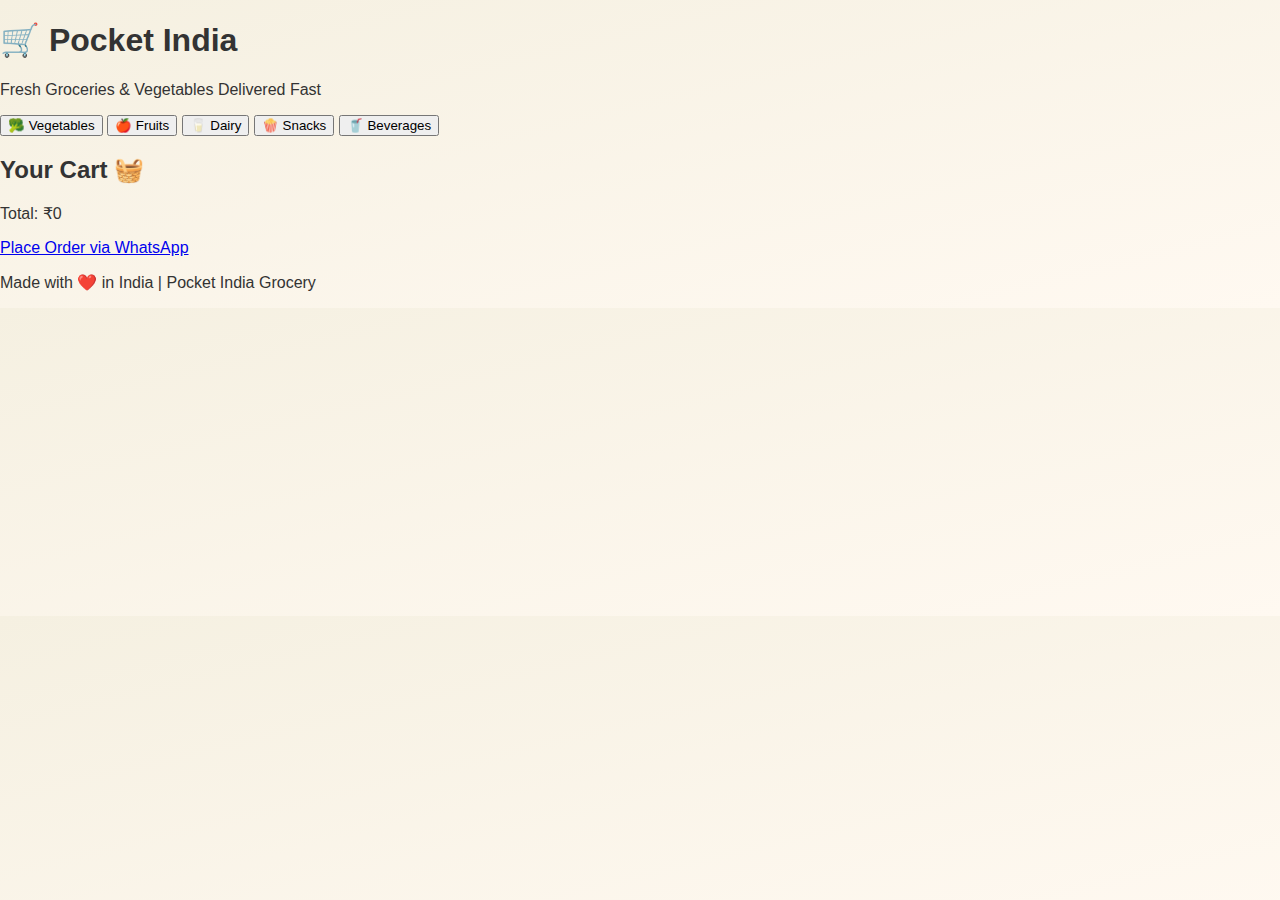
<file: index.html>
<!DOCTYPE html>
<html lang="en">
<head>
  <meta charset="UTF-8" />
  <meta name="viewport" content="width=device-width, initial-scale=1.0" />
  <title>Pocket India Grocery</title>
  <link rel="stylesheet" href="css/style.css" />
  <link href="https://fonts.googleapis.com/css2?family=Nunito:wght@400;700&display=swap" rel="stylesheet">
</head>
<body>
  <header>
    <h1>🛒 Pocket India</h1>
    <p>Fresh Groceries & Vegetables Delivered Fast</p>
  </header>

  <main>
    <section id="categories">
      <button class="category-btn" onclick="showCategory('vegetables')">🥦 Vegetables</button>
      <button class="category-btn" onclick="showCategory('fruits')">🍎 Fruits</button>
      <button class="category-btn" onclick="showCategory('dairy')">🥛 Dairy</button>
      <button class="category-btn" onclick="showCategory('snacks')">🍿 Snacks</button>
      <button class="category-btn" onclick="showCategory('beverages')">🥤 Beverages</button>
    </section>

    <section id="product-container" class="product-section">
      <!-- Products will be inserted here dynamically -->
    </section>

    <section id="cart" class="cart-section">
      <h2>Your Cart 🧺</h2>
      <ul id="cart-items"></ul>
      <p id="total-price">Total: ₹0</p>
      <a id="whatsapp-order" target="_blank" href="https://wa.me/918082753024">Place Order via WhatsApp</a>
    </section>
  </main>

  <footer>
    <p>Made with ❤️ in India | Pocket India Grocery</p>
  </footer>

  <script src="js/app.js"></script>
</body>
</html>
</file>
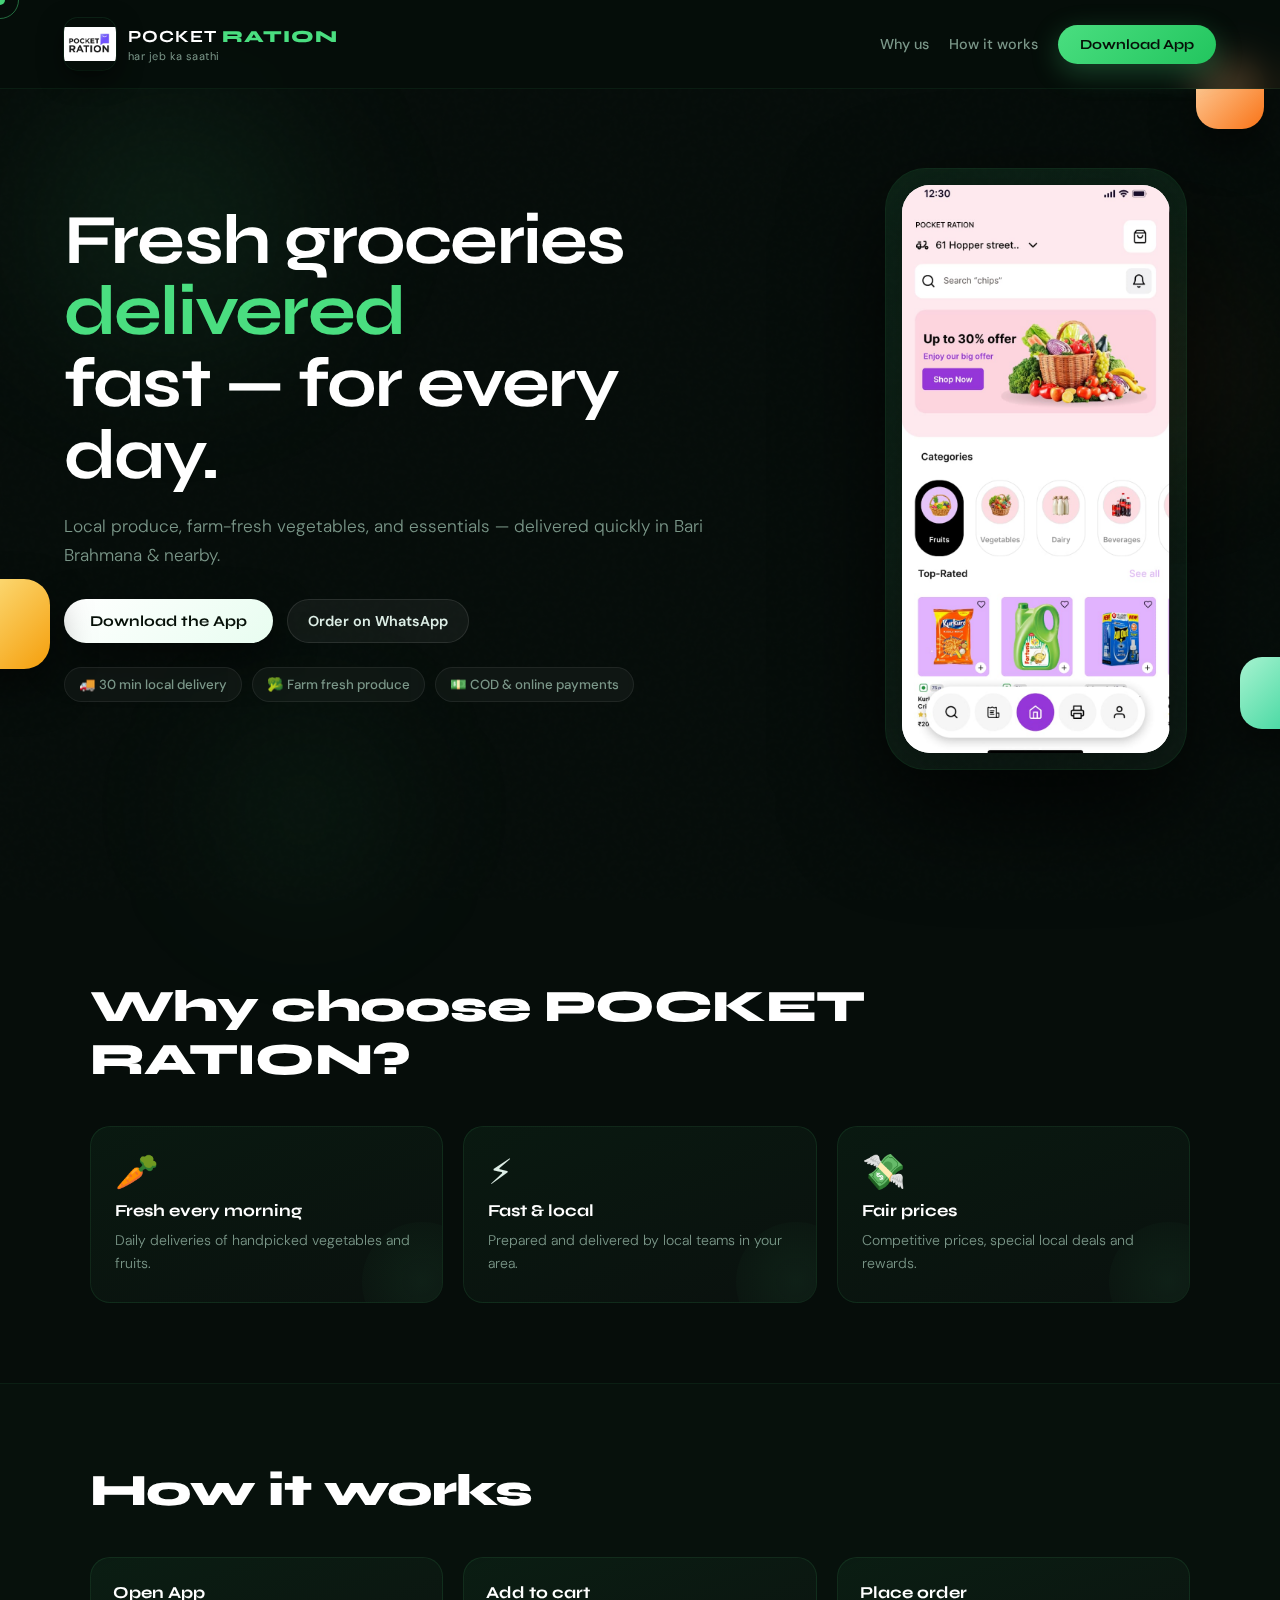
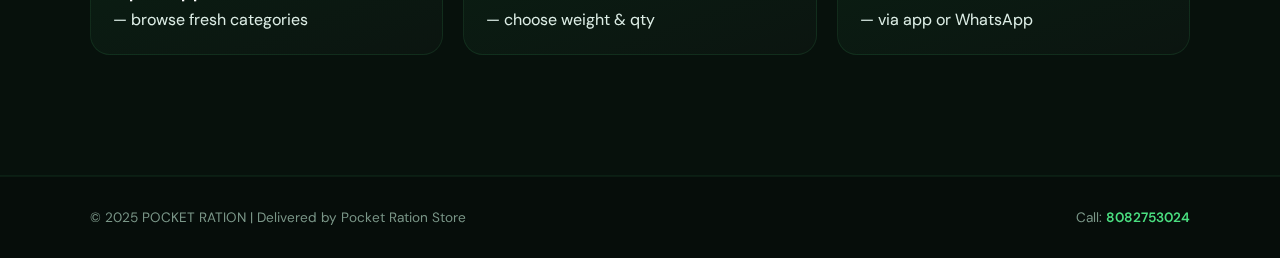
<file: POCKET-INDIA-main/index.html>
<!doctype html>
<html lang="en">
<head>
  <meta charset="utf-8" />
  <meta name="viewport" content="width=device-width,initial-scale=1" />
  <title>POCKET RATION — Fresh groceries delivered</title>
  <link rel="stylesheet" href="styles.css" />
  <link href="https://fonts.googleapis.com/css2?family=Inter:wght@300;400;600;800&display=swap" rel="stylesheet">
</head>
<body>
  <div class="stage">
    <!-- decorative floating shapes -->
    <div class="float-shape shape-1" aria-hidden></div>
    <div class="float-shape shape-2" aria-hidden></div>
    <div class="float-shape shape-3" aria-hidden></div>

    <header class="topbar">
      <div class="brand">
        <img src="assets\logo.png.png" alt="Pocket Ration" class="logo">
        <div class="brand-text">
          <span class="brand-title">POCKET <strong>RATION</strong></span>
          <small class="brand-sub">har jeb ka saathi</small>
        </div>
      </div>
      <nav>
        <a class="link" href="#why">Why us</a>
        <a class="link" href="#how">How it works</a>
        <button id="downloadBtn" class="btn btn-primary">Download App</button>
      </nav>
    </header>

    <main class="hero" id="home">
      <div class="hero-left">
        <h1 class="headline">
          Fresh groceries <span class="accent">delivered</span><br>fast — for every day.
        </h1>
        <p class="lead">
          Local produce, farm-fresh vegetables, and essentials — delivered quickly in Bari Brahmana & nearby.
        </p>

        <div class="cta-row">
          <button id="downloadCta" class="btn btn-cta">Download the App</button>
          <a class="order-whatsapp" href="https://wa.me/918082753024?text=Hello%20Pocket%20Ration%2C%20I%20want%20to%20place%20an%20order" target="_blank" rel="noopener">Order on WhatsApp</a>
        </div>

        <div class="trust">
          <div class="trust-item">🚚 30 min local delivery</div>
          <div class="trust-item">🥦 Farm fresh produce</div>
          <div class="trust-item">💵 COD & online payments</div>
        </div>
      </div>

      <div class="hero-right" id="parallax">
  <div class="device-card">
    <div class="screen">
      <img class="app-snap" src="assets\app - preview 1.jpeg" alt="App preview">
    </div>
  </div>
</div>

          <!-- 3D vegetables -->
          <div class="veg veg-1"></div>
          <div class="veg veg-2"></div>
          <div class="veg veg-3"></div>
        </div>
      </div>
    </main>

    <section class="panel" id="why">
      <div class="container">
        <h2>Why choose POCKET RATION?</h2>
        <div class="grid">
          <div class="card">
            <div class="icon">🥕</div>
            <h4>Fresh every morning</h4>
            <p>Daily deliveries of handpicked vegetables and fruits.</p>
          </div>
          <div class="card">
            <div class="icon">⚡</div>
            <h4>Fast & local</h4>
            <p>Prepared and delivered by local teams in your area.</p>
          </div>
          <div class="card">
            <div class="icon">💸</div>
            <h4>Fair prices</h4>
            <p>Competitive prices, special local deals and rewards.</p>
          </div>
        </div>
      </div>
    </section>

    <section class="panel light" id="how">
      <div class="container">
        <h2>How it works</h2>
        <ol class="steps">
          <li><strong>Open App</strong> — browse fresh categories</li>
          <li><strong>Add to cart</strong> — choose weight & qty</li>
          <li><strong>Place order</strong> — via app or WhatsApp</li>
        </ol>
      </div>
    </section>

    <footer class="footer">
      <div class="container foot-row">
        <div>© 2025 POCKET RATION | Delivered by Pocket Ration Store</div>
        <div>Call: <a href="tel:8082753024">8082753024</a></div>
      </div>
    </footer>
  </div>

  <script src="script.js"></script>
</body>
</html>
</file>
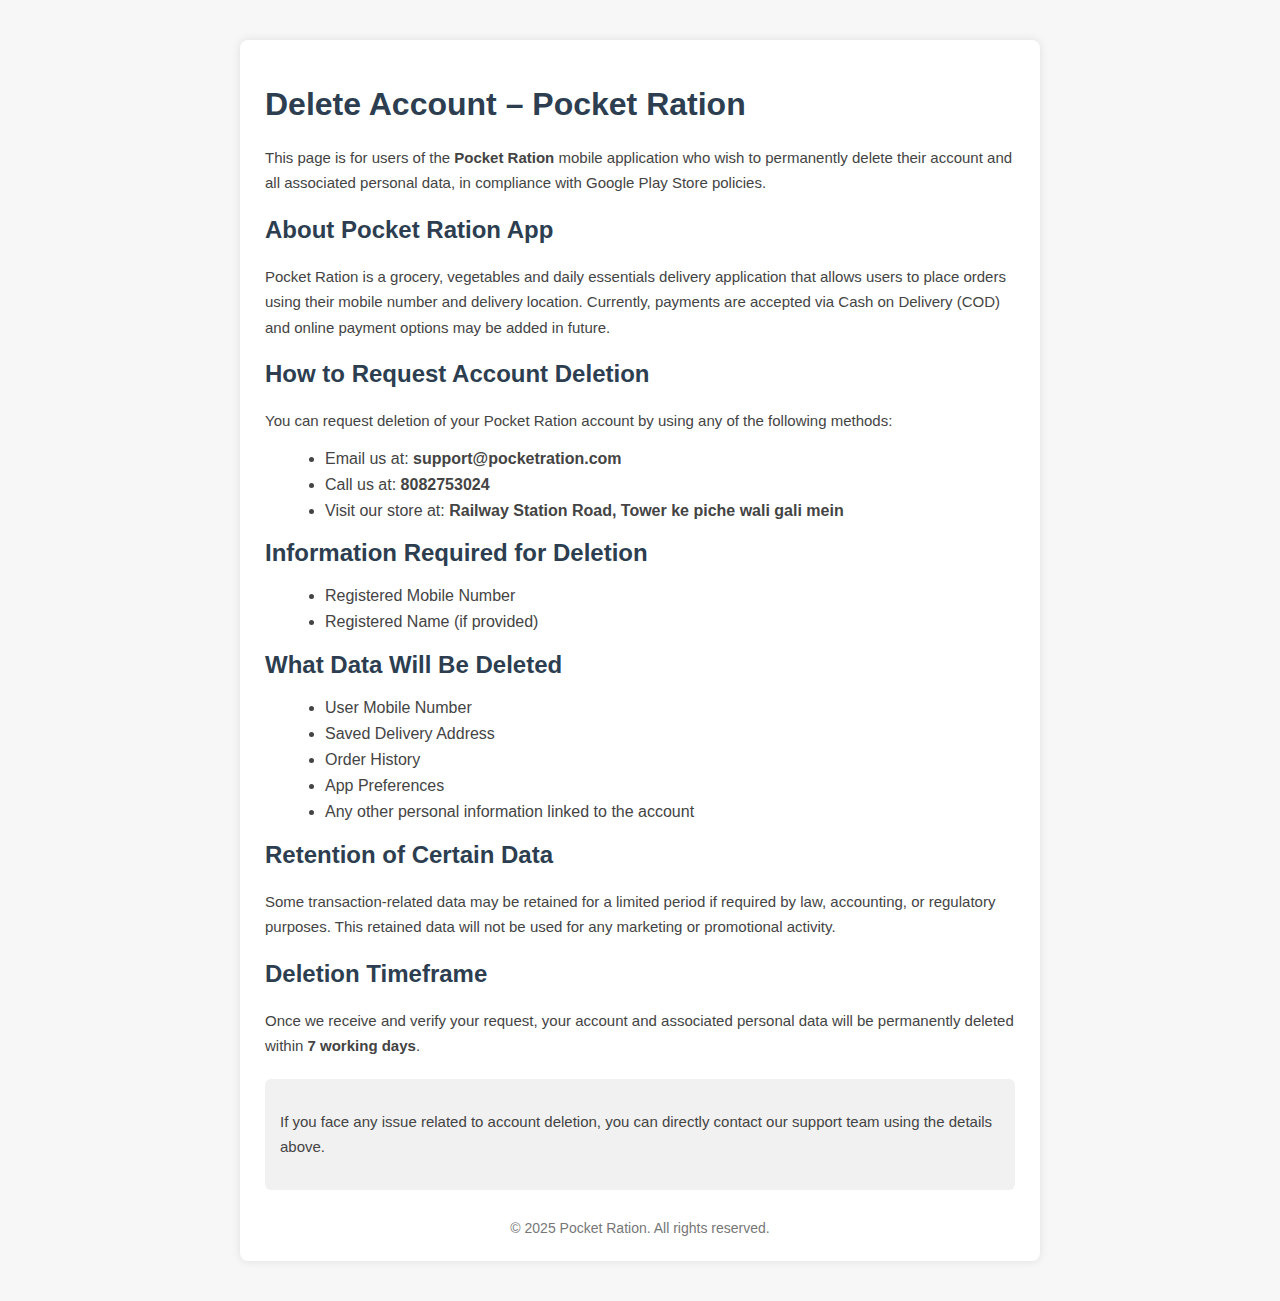
<file: delete-account.html>
<!DOCTYPE html>
<html lang="en">
<head>
    <meta charset="UTF-8">
    <title>Delete Account - Pocket Ration</title>
    <meta name="viewport" content="width=device-width, initial-scale=1.0">
    <style>
        body {
            font-family: Arial, sans-serif;
            background: #f7f7f7;
            margin: 0;
            padding: 0;
        }
        .container {
            max-width: 750px;
            margin: 40px auto;
            background: #ffffff;
            padding: 25px;
            border-radius: 8px;
            box-shadow: 0 0 10px rgba(0,0,0,0.1);
        }
        h1, h2 {
            color: #2c3e50;
        }
        p {
            color: #444;
            line-height: 1.7;
            font-size: 15px;
        }
        ul {
            margin-left: 20px;
            color: #444;
        }
        li {
            margin-bottom: 8px;
        }
        .highlight {
            font-weight: bold;
        }
        .box {
            background: #f1f1f1;
            padding: 15px;
            border-radius: 6px;
            margin-top: 20px;
        }
        footer {
            text-align: center;
            margin-top: 30px;
            color: #777;
            font-size: 14px;
        }
    </style>
</head>
<body>

<div class="container">
    <h1>Delete Account – Pocket Ration</h1>

    <p>
        This page is for users of the <span class="highlight">Pocket Ration</span> mobile application who wish to permanently
        delete their account and all associated personal data, in compliance with Google Play Store policies.
    </p>

    <h2>About Pocket Ration App</h2>
    <p>
        Pocket Ration is a grocery, vegetables and daily essentials delivery application that allows users to
        place orders using their mobile number and delivery location. Currently, payments are accepted via
        Cash on Delivery (COD) and online payment options may be added in future.
    </p>

    <h2>How to Request Account Deletion</h2>
    <p>You can request deletion of your Pocket Ration account by using any of the following methods:</p>

    <ul>
        <li>Email us at: <span class="highlight">support@pocketration.com</span></li>
        <li>Call us at: <span class="highlight">8082753024</span></li>
        <li>Visit our store at: <span class="highlight">Railway Station Road, Tower ke piche wali gali mein</span></li>
    </ul>

    <h2>Information Required for Deletion</h2>
    <ul>
        <li>Registered Mobile Number</li>
        <li>Registered Name (if provided)</li>
    </ul>

    <h2>What Data Will Be Deleted</h2>
    <ul>
        <li>User Mobile Number</li>
        <li>Saved Delivery Address</li>
        <li>Order History</li>
        <li>App Preferences</li>
        <li>Any other personal information linked to the account</li>
    </ul>

    <h2>Retention of Certain Data</h2>
    <p>
        Some transaction-related data may be retained for a limited period if required by law, accounting,
        or regulatory purposes. This retained data will not be used for any marketing or promotional activity.
    </p>

    <h2>Deletion Timeframe</h2>
    <p>
        Once we receive and verify your request, your account and associated personal data will be permanently
        deleted within <span class="highlight">7 working days</span>.
    </p>

    <div class="box">
        <p>
            If you face any issue related to account deletion, you can directly contact our support team using
            the details above.
        </p>
    </div>

    <footer>
        © 2025 Pocket Ration. All rights reserved.
    </footer>
</div>

</body>
</html>
</file>
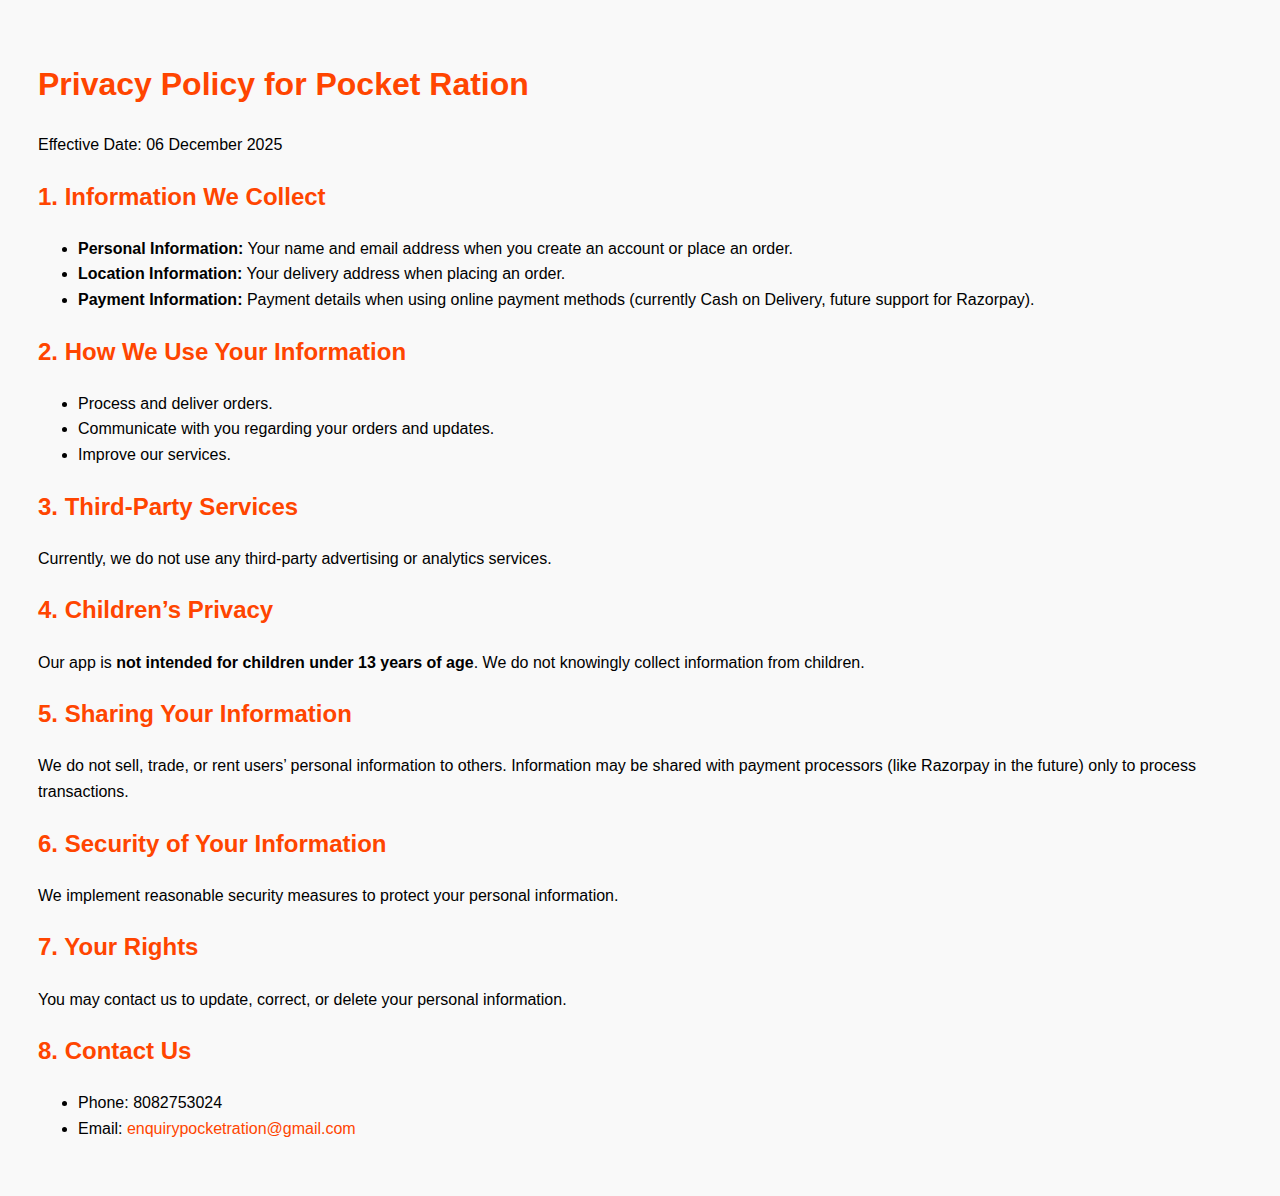
<file: privacy-policy.html>
<!DOCTYPE html>
<html lang="en">
<head>
  <meta charset="UTF-8">
  <meta name="viewport" content="width=device-width, initial-scale=1.0">
  <title>Privacy Policy - Pocket Ration</title>
  <style>
    body { font-family: Arial, sans-serif; padding: 30px; line-height: 1.6; background-color: #f9f9f9; }
    h1, h2 { color: #ff4500; }
    a { color: #ff4500; text-decoration: none; }
    a:hover { text-decoration: underline; }
  </style>
</head>
<body>
  <h1>Privacy Policy for Pocket Ration</h1>
  <p>Effective Date: 06 December 2025</p>

  <h2>1. Information We Collect</h2>
  <ul>
    <li><strong>Personal Information:</strong> Your name and email address when you create an account or place an order.</li>
    <li><strong>Location Information:</strong> Your delivery address when placing an order.</li>
    <li><strong>Payment Information:</strong> Payment details when using online payment methods (currently Cash on Delivery, future support for Razorpay).</li>
  </ul>

  <h2>2. How We Use Your Information</h2>
  <ul>
    <li>Process and deliver orders.</li>
    <li>Communicate with you regarding your orders and updates.</li>
    <li>Improve our services.</li>
  </ul>

  <h2>3. Third-Party Services</h2>
  <p>Currently, we do not use any third-party advertising or analytics services.</p>

  <h2>4. Children’s Privacy</h2>
  <p>Our app is <strong>not intended for children under 13 years of age</strong>. We do not knowingly collect information from children.</p>

  <h2>5. Sharing Your Information</h2>
  <p>We do not sell, trade, or rent users’ personal information to others. Information may be shared with payment processors (like Razorpay in the future) only to process transactions.</p>

  <h2>6. Security of Your Information</h2>
  <p>We implement reasonable security measures to protect your personal information.</p>

  <h2>7. Your Rights</h2>
  <p>You may contact us to update, correct, or delete your personal information.</p>

  <h2>8. Contact Us</h2>
  <ul>
    <li>Phone: 8082753024</li>
    <li>Email: <a href="mailto:enquirypocketration@gmail.com">enquirypocketration@gmail.com</a></li>
  </ul>
</body>
</html>
</file>
<file: css/style.css>
body {
  margin: 0;
  font-family: 'Fredoka', sans-serif;
  background: linear-gradient(to bottom right, #f5f0e1, #fff9f1);
  color: #333;
  overflow-x: hidden;
}

.background-design {
  position: fixed;
  top: 0; left: 0; width: 100%; height: 100%;
  background-image: url('../images/grocery-bg.svg'); /* Use a cartoon-style background */
  background-repeat: repeat;
  background-size: contain;
  opacity: 0.07;
  z-index: -1;
}

.site-header {
  background: linear-gradient(90deg, #ff8c42, #ffd29d, #d4e09b);
  padding: 20px;
  text-align: center;
  border-bottom: 4px solid #ffa07a;
}

.animated-title {
  font-size: 3rem;
  color: #2e7d32;
  animation: pop 1.5s ease-in-out infinite alternate;
  margin: 0;
}

@keyframes pop {
  from { transform: scale(1); }
  to { transform: scale(1.05); }
}

.slogan {
  font-size: 1.2rem;
  color: #4e342e;
  margin: 5px 0;
}

.provider {
  font-size: 0.95rem;
  color: #6d4c41;
}

.cart-icon {
  position: absolute;
  top: 20px;
  right: 20px;
  font-size: 1.5rem;
  background-color: #fff;
  padding: 8px 12px;
  border-radius: 20px;
  box-shadow: 0 2px 8px rgba(0,0,0,0.2);
}

.category {
  padding: 30px 20px;
}

.category h2 {
  font-size: 2rem;
  color: #388e3c;
  margin-bottom: 20px;
}

.product-list {
  display: flex;
  flex-wrap: wrap;
  gap: 20px;
  justify-content: center;
}

.product-card {
  width: 180px;
  background-color: #fffefc;
  border: 2px dashed #c5e1a5;
  border-radius: 15px;
  box-shadow: 0 4px 10px rgba(0,0,0,0.1);
  text-align: center;
  padding: 10px;
  transition: transform 0.3s ease;
}

.product-card:hover {
  transform: translateY(-5px);
}

.product-card img {
  width: 100px;
  height: 100px;
  object-fit: contain;
  margin-bottom: 10px;
}

.product-card h3 {
  font-size: 1.1rem;
  color: #5d4037;
}

.product-card p {
  font-size: 0.9rem;
  color: #757575;
}

.cart-actions {
  display: flex;
  justify-content: center;
  align-items: center;
  gap: 8px;
  margin-top: 10px;
}

.cart-actions button {
  padding: 5px 10px;
  border: none;
  border-radius: 8px;
  background-color: #81c784;
  color: white;
  font-weight: bold;
  cursor: pointer;
}

.cart-actions button:hover {
  background-color: #66bb6a;
}

.quantity-display {
  font-size: 1.1rem;
  color: #2e7d32;
}
</file>
<file: POCKET-INDIA-main/styles.css>
/* ============================================
   POCKET RATION — Premium Styles
   All original class names preserved exactly
   ============================================ */

@import url('https://fonts.googleapis.com/css2?family=Syne:wght@400;700;800&family=DM+Sans:wght@300;400;500&display=swap');

:root {
  --bg: #060d0a;
  --panel: #0a1610;
  --glass: rgba(255,255,255,0.04);
  --glass-2: rgba(255,255,255,0.02);
  --muted: #7a9688;
  --accent: #4ade80;        /* vibrant green */
  --accent-2: #f97316;      /* warm orange */
  --accent-glow: rgba(74,222,128,0.18);
  --radius: 20px;
  --font-display: 'Syne', system-ui, sans-serif;
  --font-body: 'DM Sans', system-ui, sans-serif;
}

*, *::before, *::after { box-sizing: border-box; margin: 0; padding: 0; }
html { scroll-behavior: smooth; }
html, body { height: 100%; }

body {
  font-family: var(--font-body);
  background: var(--bg);
  color: #ddeee6;
  -webkit-font-smoothing: antialiased;
  overflow-x: hidden;
  cursor: none;
}

/* ── Canvas BG ── */
#bgCanvas {
  position: fixed;
  inset: 0;
  z-index: 0;
  pointer-events: none;
}

/* ── Custom Cursor ── */
.cursor {
  width: 10px; height: 10px;
  background: var(--accent);
  border-radius: 50%;
  position: fixed;
  pointer-events: none;
  z-index: 9999;
  transform: translate(-50%,-50%);
  transition: transform 0.1s, width 0.2s, height 0.2s;
  mix-blend-mode: difference;
}
.cursor-ring {
  width: 38px; height: 38px;
  border: 1.5px solid var(--accent);
  border-radius: 50%;
  position: fixed;
  pointer-events: none;
  z-index: 9998;
  transform: translate(-50%,-50%);
  transition: transform 0.25s ease, width 0.2s, height 0.2s;
  opacity: 0.45;
}
body:hover .cursor { opacity: 1; }

/* ── Grain overlay ── */
body::after {
  content: '';
  position: fixed;
  inset: 0;
  background-image: url("data:image/svg+xml,%3Csvg viewBox='0 0 200 200' xmlns='http://www.w3.org/2000/svg'%3E%3Cfilter id='n'%3E%3CfeTurbulence type='fractalNoise' baseFrequency='0.85' numOctaves='4' stitchTiles='stitch'/%3E%3C/filter%3E%3Crect width='100%25' height='100%25' filter='url(%23n)' opacity='0.04'/%3E%3C/svg%3E");
  pointer-events: none;
  z-index: 1;
  opacity: 0.35;
}

/* ── Float shapes (original kept) ── */
.float-shape {
  position: fixed;
  border-radius: 50%;
  filter: blur(60px);
  pointer-events: none;
  z-index: 0;
}
.shape-1 {
  width: 500px; height: 360px;
  left: -80px; top: 5%;
  background: radial-gradient(circle, rgba(74,222,128,0.10), transparent 70%);
  animation: driftA 14s ease-in-out infinite alternate;
}
.shape-2 {
  width: 340px; height: 240px;
  right: -50px; top: 28%;
  background: radial-gradient(circle, rgba(249,115,22,0.08), transparent 70%);
  animation: driftB 18s ease-in-out infinite alternate;
}
.shape-3 {
  width: 300px; height: 300px;
  left: 12%; bottom: -60px;
  background: radial-gradient(circle, rgba(74,222,128,0.07), transparent 70%);
  animation: driftA 20s ease-in-out infinite alternate-reverse;
}

@keyframes driftA {
  from { transform: translate(0,0) scale(1); }
  to   { transform: translate(30px, -40px) scale(1.1); }
}
@keyframes driftB {
  from { transform: translate(0,0); }
  to   { transform: translate(-25px, 30px); }
}

/* ── Stage ── */
.stage {
  position: relative;
  z-index: 2;
  min-height: 100vh;
  display: flex;
  flex-direction: column;
}

/* ════════════════════════════
   TOPBAR (original class names)
   ════════════════════════════ */
.topbar {
  display: flex;
  align-items: center;
  justify-content: space-between;
  padding: 18px 5vw;
  gap: 18px;
  position: sticky;
  top: 0;
  z-index: 200;
  backdrop-filter: blur(18px);
  -webkit-backdrop-filter: blur(18px);
  background: rgba(6,13,10,0.75);
  border-bottom: 1px solid rgba(74,222,128,0.08);
  transition: padding 0.3s, background 0.3s;
}
.topbar.scrolled {
  padding: 12px 5vw;
  background: rgba(6,13,10,0.92);
}

/* Brand */
.brand { display: flex; align-items: center; gap: 12px; }
.logo {
  width: 52px; height: 52px;
  object-fit: contain;
  border-radius: 14px;
  box-shadow: 0 8px 24px rgba(0,0,0,0.6), 0 0 0 1px rgba(74,222,128,0.12);
  transition: transform 0.3s;
}
.logo:hover { transform: scale(1.06) rotate(-2deg); }
.brand-title {
  font-family: var(--font-display);
  font-weight: 700;
  font-size: 17px;
  color: #fff;
  display: block;
  letter-spacing: 0.06em;
}
.brand-title strong { color: var(--accent); }
.brand-sub {
  display: block;
  color: var(--muted);
  font-size: 11px;
  margin-top: 2px;
  letter-spacing: 0.04em;
}

/* Nav links */
nav { display: flex; gap: 20px; align-items: center; }
.link {
  color: var(--muted);
  text-decoration: none;
  font-weight: 500;
  font-size: 0.9rem;
  position: relative;
  transition: color 0.2s;
}
.link::after {
  content: '';
  position: absolute;
  bottom: -2px; left: 0;
  width: 0; height: 1.5px;
  background: var(--accent);
  transition: width 0.25s;
}
.link:hover { color: var(--accent); }
.link:hover::after { width: 100%; }

/* Buttons (original classes kept) */
.btn {
  border: 0;
  padding: 11px 22px;
  border-radius: 100px;
  cursor: none;
  font-weight: 700;
  font-family: var(--font-display);
  font-size: 0.88rem;
  transition: transform 0.2s, box-shadow 0.2s;
  display: inline-flex;
  align-items: center;
  gap: 6px;
}
.btn:hover { transform: translateY(-2px); }

.btn-primary {
  background: linear-gradient(135deg, var(--accent), #22c55e);
  color: #061008;
  box-shadow: 0 8px 28px rgba(74,222,128,0.28);
}
.btn-primary:hover { box-shadow: 0 12px 36px rgba(74,222,128,0.4); }

.btn-cta {
  background: linear-gradient(135deg, #fff, #e8fdf0);
  color: #061008;
  padding: 13px 26px;
  border-radius: 100px;
  box-shadow: 0 16px 40px rgba(0,0,0,0.5);
  font-size: 0.95rem;
}
.btn-cta:hover { transform: translateY(-4px); box-shadow: 0 20px 48px rgba(0,0,0,0.55); }

/* Burger */
.burger {
  display: none;
  flex-direction: column;
  gap: 5px;
  background: none;
  border: none;
  cursor: none;
  padding: 4px;
}
.burger span {
  display: block;
  width: 24px; height: 2px;
  background: var(--accent);
  border-radius: 2px;
  transition: transform 0.3s, opacity 0.3s;
}
.burger.open span:nth-child(1) { transform: translateY(7px) rotate(45deg); }
.burger.open span:nth-child(2) { opacity: 0; }
.burger.open span:nth-child(3) { transform: translateY(-7px) rotate(-45deg); }

/* Mobile menu */
.mobile-menu {
  display: none;
  flex-direction: column;
  gap: 8px;
  position: fixed;
  top: 78px; left: 0; right: 0;
  background: rgba(6,13,10,0.98);
  backdrop-filter: blur(20px);
  padding: 24px 5vw;
  z-index: 199;
  border-bottom: 1px solid rgba(74,222,128,0.1);
  transform: translateY(-20px);
  opacity: 0;
  pointer-events: none;
  transition: transform 0.3s, opacity 0.3s;
}
.mobile-menu.open {
  display: flex;
  transform: translateY(0);
  opacity: 1;
  pointer-events: all;
}
.mm-link {
  color: var(--muted);
  text-decoration: none;
  font-size: 1.05rem;
  font-weight: 500;
  padding: 10px 0;
  border-bottom: 1px solid rgba(255,255,255,0.05);
  transition: color 0.2s;
}
.mm-link:hover { color: var(--accent); }

/* ════════════════════════════
   HERO (original class names)
   ════════════════════════════ */
.hero {
  display: flex;
  align-items: center;
  justify-content: space-between;
  gap: 40px;
  padding: 80px 5vw 60px;
  flex-wrap: wrap;
  position: relative;
}

.hero-left {
  flex: 1 1 480px;
  max-width: 640px;
}

/* Hero tag */
.hero-tag {
  display: inline-flex;
  align-items: center;
  gap: 8px;
  background: rgba(74,222,128,0.08);
  border: 1px solid rgba(74,222,128,0.2);
  border-radius: 100px;
  padding: 6px 14px;
  font-size: 0.78rem;
  color: var(--accent);
  letter-spacing: 0.06em;
  text-transform: uppercase;
  font-weight: 600;
  margin-bottom: 24px;
  animation: fadeUp 0.7s ease both;
}
.pulse-dot {
  width: 7px; height: 7px;
  background: var(--accent);
  border-radius: 50%;
  animation: pulseDot 1.6s infinite;
}
@keyframes pulseDot {
  0%,100% { opacity: 1; transform: scale(1); }
  50%      { opacity: 0.4; transform: scale(0.7); }
}

/* Headline (original class) */
.headline {
  font-family: var(--font-display);
  font-size: clamp(2.6rem, 5.5vw, 4.4rem);
  line-height: 1.02;
  color: #fff;
  margin: 0 0 20px;
  letter-spacing: -0.025em;
  animation: fadeUp 0.7s 0.1s ease both;
}
.accent { color: var(--accent); }

/* Lead (original class) */
.lead {
  color: var(--muted);
  font-size: 1.08rem;
  line-height: 1.7;
  margin-bottom: 28px;
  font-weight: 300;
  animation: fadeUp 0.7s 0.2s ease both;
}

/* CTA row (original class) */
.cta-row {
  display: flex;
  gap: 14px;
  align-items: center;
  flex-wrap: wrap;
  margin-bottom: 24px;
  animation: fadeUp 0.7s 0.3s ease both;
}
.order-whatsapp {
  color: #ddeee6;
  background: rgba(255,255,255,0.05);
  border: 1px solid rgba(255,255,255,0.1);
  padding: 12px 20px;
  border-radius: 100px;
  text-decoration: none;
  font-weight: 600;
  font-size: 0.9rem;
  transition: background 0.2s, transform 0.2s;
  display: inline-flex;
  align-items: center;
  gap: 6px;
}
.order-whatsapp:hover { background: rgba(74,222,128,0.1); transform: translateY(-2px); }

/* Trust (original class) */
.trust {
  display: flex;
  gap: 10px;
  flex-wrap: wrap;
  margin-bottom: 32px;
  animation: fadeUp 0.7s 0.4s ease both;
}
.trust-item {
  background: rgba(255,255,255,0.04);
  border: 1px solid rgba(255,255,255,0.07);
  padding: 8px 14px;
  border-radius: 100px;
  color: var(--muted);
  font-size: 0.83rem;
  font-weight: 500;
  backdrop-filter: blur(6px);
}

/* Mini stats */
.mini-stats {
  display: flex;
  align-items: center;
  gap: 20px;
  animation: fadeUp 0.7s 0.5s ease both;
  padding: 18px 22px;
  background: rgba(255,255,255,0.03);
  border: 1px solid rgba(74,222,128,0.1);
  border-radius: 16px;
  width: fit-content;
}
.mini-stat { text-align: center; }
.mnum {
  font-family: var(--font-display);
  font-size: 1.7rem;
  font-weight: 800;
  color: var(--accent);
  line-height: 1;
}
.munit {
  font-family: var(--font-display);
  font-size: 0.9rem;
  font-weight: 700;
  color: var(--accent);
}
.mlabel {
  font-size: 0.7rem;
  color: var(--muted);
  margin-top: 2px;
  letter-spacing: 0.04em;
  text-transform: uppercase;
}
.ms-div {
  width: 1px; height: 36px;
  background: rgba(255,255,255,0.07);
}

/* ── Hero Right (original class names) ── */
.hero-right {
  flex: 0 0 360px;
  display: flex;
  justify-content: center;
  align-items: center;
  min-width: 300px;
  perspective: 1400px;
  position: relative;
  animation: fadeUp 0.9s 0.2s ease both;
}

/* Device card (original class) */
.device-card {
  width: 300px;
  height: 600px;
  border-radius: 40px;
  background: linear-gradient(160deg, rgba(74,222,128,0.07), rgba(255,255,255,0.02));
  box-shadow:
    0 0 0 1px rgba(74,222,128,0.15),
    0 40px 100px rgba(0,0,0,0.75),
    0 0 60px rgba(74,222,128,0.06) inset;
  position: relative;
  transform-style: preserve-3d;
  transition: transform 0.25s ease;
  padding: 16px;
  display: flex;
  align-items: center;
  justify-content: center;
  animation: floatDevice 5s ease-in-out infinite;
}
@keyframes floatDevice {
  0%,100% { transform: translateY(0) rotateY(-3deg); }
  50%      { transform: translateY(-14px) rotateY(3deg); }
}

/* Screen (original class) */
.screen {
  width: 100%;
  height: 100%;
  border-radius: 28px;
  overflow: hidden;
  background: #fff;
  box-shadow: inset 0 2px 10px rgba(0,0,0,0.1);
}

/* App snap (original class + image filename unchanged) */
.app-snap {
  display: block;
  width: 100%;
  height: 100%;
  object-fit: cover;
}

/* Info bubbles */
.info-bubble {
  position: absolute;
  background: rgba(6,13,10,0.92);
  backdrop-filter: blur(12px);
  border: 1px solid rgba(74,222,128,0.18);
  border-radius: 14px;
  padding: 10px 14px;
  font-size: 0.75rem;
  line-height: 1.4;
  color: #ddeee6;
  white-space: nowrap;
  box-shadow: 0 12px 30px rgba(0,0,0,0.5);
}
.info-bubble strong { color: var(--accent); }
.info-bubble small { color: var(--muted); font-size: 0.65rem; }
.bubble-1 {
  left: -110px; top: 30%;
  animation: bubbleFloat 4s 0.5s ease-in-out infinite alternate;
}
.bubble-2 {
  right: -100px; bottom: 30%;
  animation: bubbleFloat 4.5s 1s ease-in-out infinite alternate-reverse;
}
@keyframes bubbleFloat {
  from { transform: translateY(0); }
  to   { transform: translateY(-10px); }
}

/* Veg blobs (original classes) */
.veg {
  position: absolute;
  border-radius: 22px;
  box-shadow: 0 20px 40px rgba(0,0,0,0.5);
  animation: vegFloat 6s ease-in-out infinite alternate;
}
.veg-1 {
  right: -32px; bottom: 100px;
  width: 72px; height: 72px;
  background: linear-gradient(135deg, #a7f3d0, #34d399);
  animation-delay: 0s;
}
.veg-2 {
  left: -40px; bottom: 160px;
  width: 90px; height: 90px;
  background: linear-gradient(135deg, #fde68a, #f59e0b);
  border-radius: 26px;
  animation-delay: 1s;
}
.veg-3 {
  right: 16px; top: -28px;
  width: 68px; height: 68px;
  background: linear-gradient(135deg, #fed7aa, #f97316);
  animation-delay: 2s;
}
@keyframes vegFloat {
  from { transform: translateY(0) rotate(0deg); }
  to   { transform: translateY(-16px) rotate(8deg); }
}

/* ════════════════════════════
   MARQUEE
   ════════════════════════════ */
.marquee-wrap {
  overflow: hidden;
  border-top: 1px solid rgba(74,222,128,0.08);
  border-bottom: 1px solid rgba(74,222,128,0.08);
  background: rgba(74,222,128,0.03);
  padding: 14px 0;
  position: relative;
  z-index: 3;
}
.marquee-track {
  display: flex;
  width: max-content;
  animation: marqueeScroll 24s linear infinite;
}
.marquee-item {
  display: inline-flex;
  align-items: center;
  gap: 8px;
  padding: 0 28px;
  font-family: var(--font-display);
  font-size: 0.8rem;
  font-weight: 700;
  letter-spacing: 0.07em;
  text-transform: uppercase;
  color: rgba(221,238,230,0.35);
  white-space: nowrap;
}
.mdot { color: var(--accent); font-size: 1rem; }
@keyframes marqueeScroll {
  from { transform: translateX(0); }
  to   { transform: translateX(-50%); }
}

/* ════════════════════════════
   PANELS (original classes)
   ════════════════════════════ */
.panel {
  padding: 80px 5vw;
  background: transparent;
  position: relative;
  z-index: 2;
}
.panel .container { max-width: 1100px; margin: 0 auto; }
.panel.light {
  background: rgba(74,222,128,0.025);
  border-top: 1px solid rgba(74,222,128,0.07);
  border-bottom: 1px solid rgba(74,222,128,0.07);
}

/* Section label */
.section-label {
  font-size: 0.72rem;
  letter-spacing: 0.15em;
  text-transform: uppercase;
  color: var(--accent);
  font-weight: 700;
  margin-bottom: 10px;
}

.panel h2 {
  font-family: var(--font-display);
  font-size: clamp(1.8rem, 3.5vw, 2.8rem);
  font-weight: 800;
  margin-bottom: 40px;
  letter-spacing: -0.02em;
  color: #fff;
}

/* Grid (original class) */
.grid {
  display: flex;
  gap: 20px;
  flex-wrap: wrap;
}

/* Card (original class) */
.card {
  flex: 1 1 280px;
  background: linear-gradient(160deg, rgba(74,222,128,0.06), rgba(255,255,255,0.02));
  border: 1px solid rgba(74,222,128,0.1);
  border-radius: var(--radius);
  padding: 28px 24px;
  min-height: 160px;
  transition: transform 0.3s, box-shadow 0.3s, border-color 0.3s;
  position: relative;
  overflow: hidden;
}
.card::before {
  content: '';
  position: absolute;
  bottom: -40px; right: -40px;
  width: 120px; height: 120px;
  background: radial-gradient(circle, rgba(74,222,128,0.07), transparent);
  border-radius: 50%;
  transition: transform 0.4s;
}
.card:hover { transform: translateY(-6px); border-color: rgba(74,222,128,0.25); box-shadow: 0 20px 50px rgba(0,0,0,0.4); }
.card:hover::before { transform: scale(1.8); }
.card h4 { font-family: var(--font-display); font-size: 1.05rem; margin: 10px 0 8px; color: #fff; }
.card p { color: var(--muted); font-size: 0.88rem; line-height: 1.6; font-weight: 300; }

/* Icon (original class) */
.icon { font-size: 2.2rem; line-height: 1; }

/* Reveal animation */
.reveal-card {
  opacity: 0;
  transform: translateY(36px);
  transition: opacity 0.6s ease, transform 0.6s ease;
}
.reveal-card.visible { opacity: 1; transform: none; }

/* Steps (original class) */
.steps {
  list-style: none;
  display: flex;
  gap: 20px;
  flex-wrap: wrap;
  margin-bottom: 40px;
}
.steps li {
  flex: 1 1 240px;
  background: linear-gradient(160deg, rgba(74,222,128,0.06), rgba(255,255,255,0.02));
  border: 1px solid rgba(74,222,128,0.1);
  border-radius: var(--radius);
  padding: 24px 22px;
  transition: transform 0.3s, border-color 0.3s;
  position: relative;
}
.steps li:hover { transform: translateY(-5px); border-color: rgba(74,222,128,0.25); }
.step-num {
  font-family: var(--font-display);
  font-size: 0.72rem;
  font-weight: 800;
  color: var(--accent);
  letter-spacing: 0.1em;
  margin-bottom: 8px;
}
.steps li strong { font-family: var(--font-display); font-size: 1.05rem; color: #fff; display: block; margin-bottom: 6px; }
.steps li p { color: var(--muted); font-size: 0.87rem; line-height: 1.55; font-weight: 300; }

/* How CTA */
.how-cta {
  display: flex;
  gap: 14px;
  flex-wrap: wrap;
  align-items: center;
}

/* ════════════════════════════
   FOOTER (original classes)
   ════════════════════════════ */
.footer {
  margin-top: auto;
  padding: 32px 5vw;
  border-top: 1px solid rgba(74,222,128,0.08);
  background: rgba(6,13,10,0.6);
  backdrop-filter: blur(12px);
  position: relative;
  z-index: 2;
}
.foot-row {
  max-width: 1100px;
  margin: 0 auto;
  display: flex;
  justify-content: space-between;
  align-items: center;
  gap: 20px;
  flex-wrap: wrap;
  color: var(--muted);
  font-size: 0.85rem;
}
.foot-brand { display: flex; align-items: center; gap: 12px; }
.foot-logo {
  width: 40px; height: 40px;
  object-fit: contain;
  border-radius: 10px;
  box-shadow: 0 4px 16px rgba(0,0,0,0.5);
}
.foot-name {
  font-family: var(--font-display);
  font-weight: 800;
  font-size: 0.95rem;
  color: #fff;
  letter-spacing: 0.06em;
}
.foot-center { color: var(--muted); text-align: center; }
.foot-right { text-align: right; }
.foot-right a, .footer a {
  color: var(--accent);
  text-decoration: none;
  font-weight: 600;
  transition: opacity 0.2s;
}
.foot-right a:hover, .footer a:hover { opacity: 0.75; }

/* ════════════════════════════
   ANIMATIONS
   ════════════════════════════ */
@keyframes fadeUp {
  from { opacity: 0; transform: translateY(28px); }
  to   { opacity: 1; transform: none; }
}

/* ════════════════════════════
   RESPONSIVE
   ════════════════════════════ */
@media (max-width: 960px) {
  .hero { padding: 60px 5vw 40px; }
  .headline { font-size: 2.6rem; }
  .bubble-1, .bubble-2 { display: none; }
}

@media (max-width: 720px) {
  .hero { flex-direction: column; align-items: flex-start; }
  .hero-right { align-self: center; flex-basis: auto; min-width: 0; }
  .device-card { width: 270px; height: 540px; }
  nav .link, nav .btn-primary { display: none; }
  .burger { display: flex; }
  .foot-row { flex-direction: column; text-align: center; }
  .foot-right { text-align: center; }
  .mini-stats { flex-direction: column; gap: 12px; }
  .ms-div { width: 60px; height: 1px; }
  .veg-1, .veg-2, .veg-3 { display: none; }
}

@media (max-width: 480px) {
  .topbar { padding: 14px 4vw; }
  .hero { padding: 48px 4vw 32px; }
  .panel { padding: 56px 4vw; }
  .device-card { width: 240px; height: 480px; }
}
</file>
